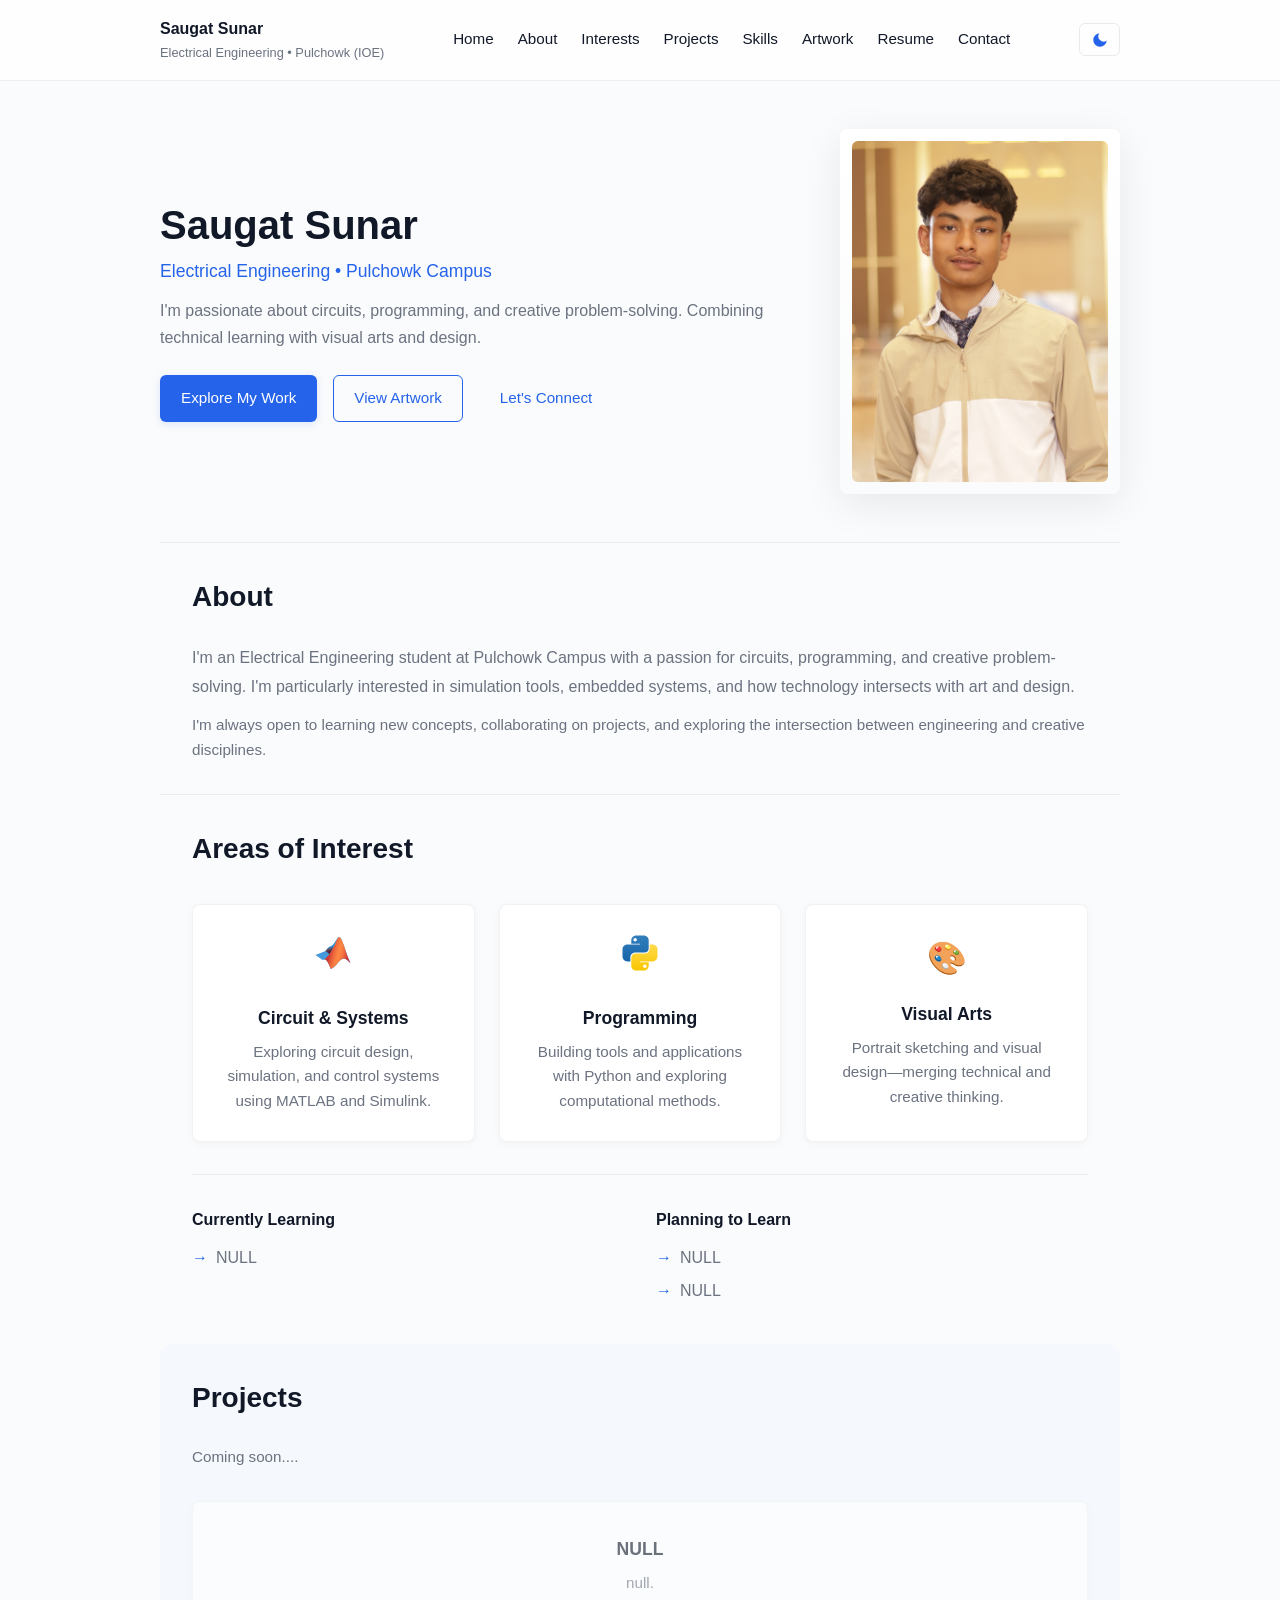
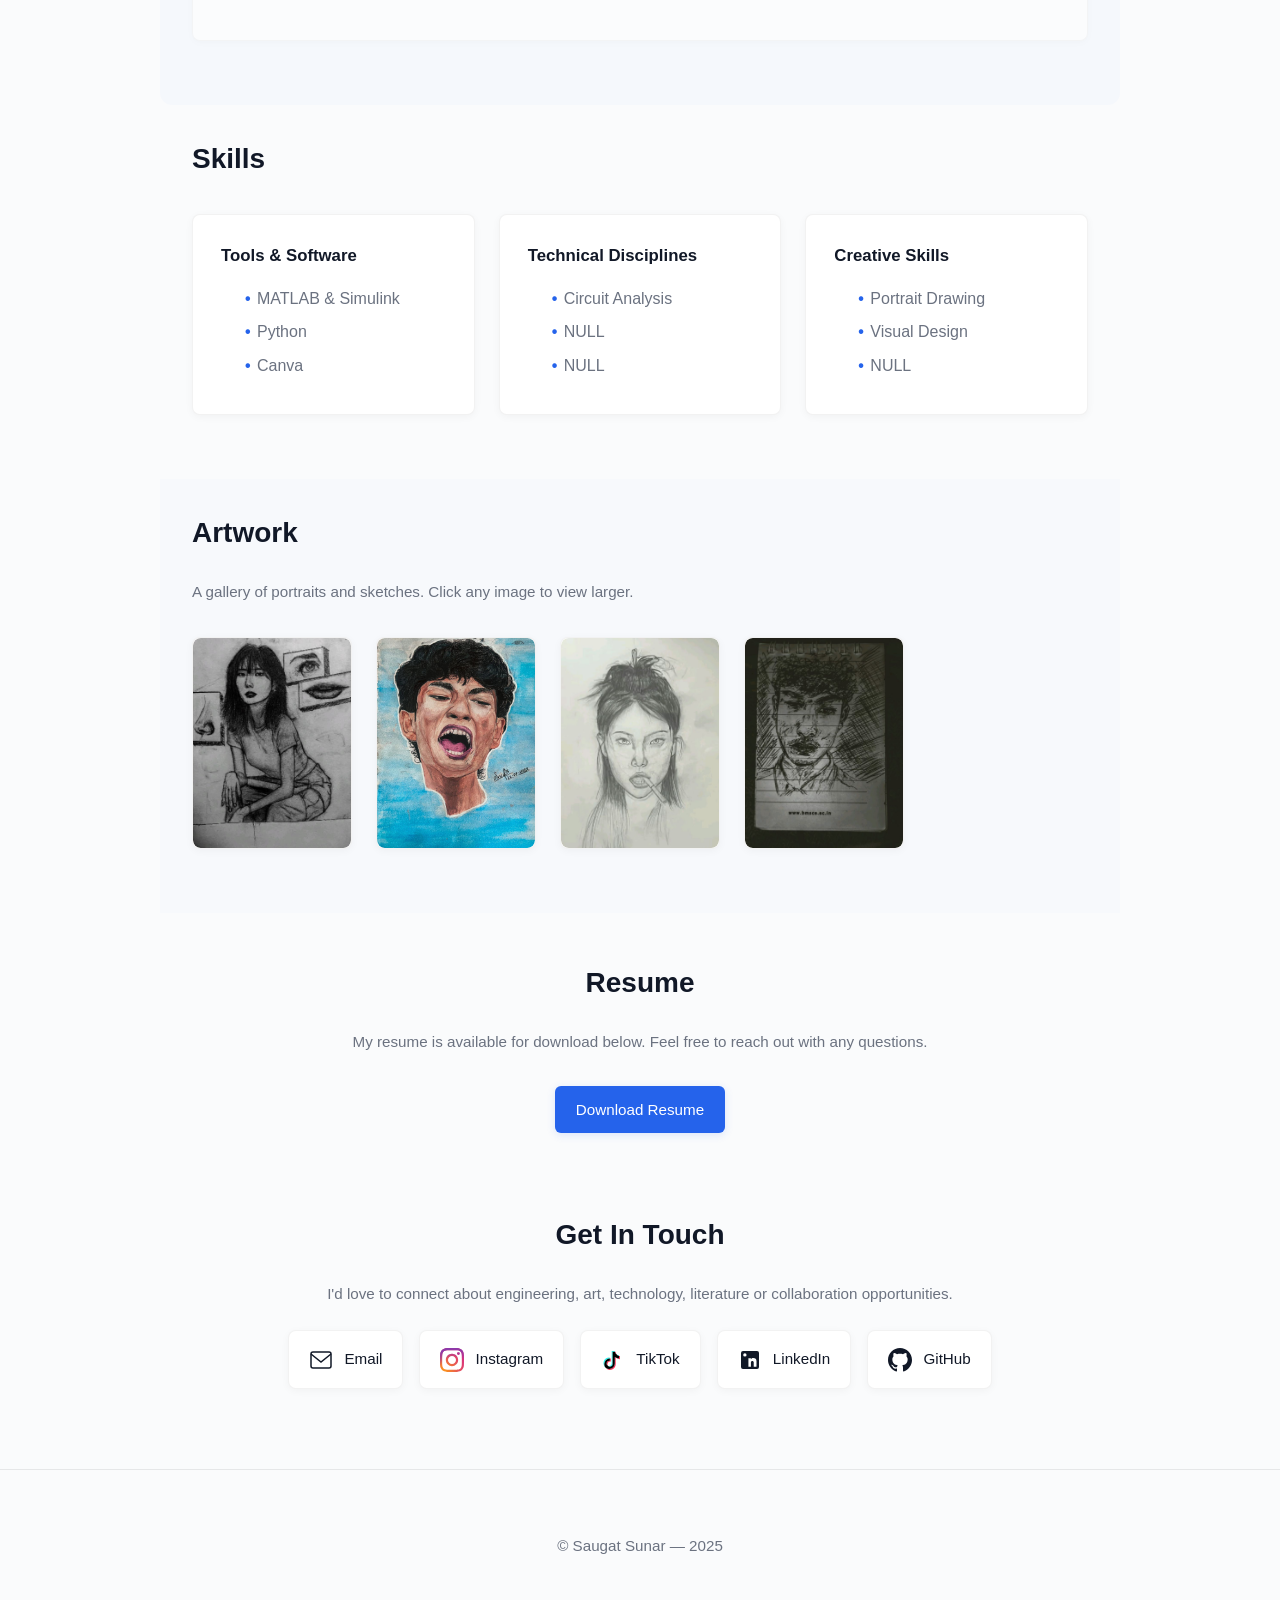
<file: index.html>
<!doctype html>
<html lang="en">
    <head>
        <meta charset="utf-8">
        <meta name="viewport" content="width=device-width, initial-scale=1">
        <title>Saugat Sunar — Electrical Engineering Student</title>
        <link rel="stylesheet" href="page.css">
        <meta name="description" content="Saugat Sunar — Electrical Engineering student at Pulchowk Campus. Curious about circuits, coding, robotics and art.">
    </head>
    <body>
        <header class="site-header">
            <div class="container header-inner">
                <div class="brand">
                    <a href="#home">Saugat Sunar</a>
                    <span class="role">Electrical Engineering • Pulchowk (IOE)</span>
                </div>
                <nav class="site-nav" aria-label="Main Navigation">
                    <a href="#home">Home</a>
                    <a href="#about">About</a>
                    <a href="#interests">Interests</a>
                    <a href="#projects">Projects</a>
                    <a href="#skills">Skills</a>
                    <a href="#artwork">Artwork</a>
                    <a href="#resume">Resume</a>
                    <a href="#contact" class="contact-link">Contact</a>
                </nav>
                <div class="header-controls">
                    <button id="themeToggle" class="theme-toggle" aria-pressed="false" aria-label="Toggle dark mode">
                        <!-- Moon (default) and Sun (active) icons -->
                        <svg class="icon icon-moon" viewBox="0 0 24 24" fill="none" xmlns="http://www.w3.org/2000/svg" aria-hidden="true">
                            <path d="M21 12.79A9 9 0 1111.21 3 7 7 0 0021 12.79z" fill="currentColor"/>
                        </svg>
                        <svg class="icon icon-sun" viewBox="0 0 24 24" fill="none" xmlns="http://www.w3.org/2000/svg" aria-hidden="true">
                            <path d="M6.76 4.84l-1.8-1.79L3.17 4.84l1.79 1.8 1.8-1.8zM1 13h3v-2H1v2zm10 8h2v-3h-2v3zM17.24 19.16l1.79 1.79 1.79-1.79-1.79-1.8-1.79 1.8zM20 11v2h3v-2h-3zM11 1h2v3h-2V1zm4.24 4.84l1.8 1.8 1.79-1.8-1.79-1.79-1.8 1.79zM12 7a5 5 0 100 10 5 5 0 000-10z" fill="currentColor"/>
                        </svg>
                    </button>
                    <button id="navToggle" class="nav-toggle" aria-label="Toggle navigation">☰</button>
                </div>
            </div>
        </header>

        <main>
            <!-- Hero -->
            <section id="home" class="hero container">
                <div class="hero-left">
                    <h1>Saugat Sunar</h1>
                    <p class="lead">Electrical Engineering • Pulchowk Campus</p>
                    <p class="intro">I'm passionate about circuits, programming, and creative problem-solving. Combining technical learning with visual arts and design.</p>
                    <div class="hero-cta">
                        <a href="#interests" class="btn btn-primary">Explore My Work</a>
                        <a href="#artwork" class="btn btn-outline">View Artwork</a>
                        <a href="#contact" class="btn btn-ghost">Let's Connect</a>
                    </div>
                </div>
                <div class="hero-right" aria-hidden="true">
                    <div class="portrait-placeholder">
                            <img src="profilepic.JPG" alt="Profile photo of Saugat Sunar" class="profile-pic enlarged" loading="lazy">
                        </div>
                </div>
            </section>

            <!-- About -->
            <section id="about" class="about container">
                <h2>About</h2>
                <p class="about-text">I'm an Electrical Engineering student at Pulchowk Campus with a passion for
                     circuits, programming, and creative problem-solving. I'm particularly interested in simulation
                      tools, embedded systems, and how technology intersects with art and design.</p>
                <p class="about-tone">I'm always open to learning new concepts, collaborating on projects,
                     and exploring the intersection between engineering and creative disciplines.</p>
            </section>

            <!-- Interests -->
            <section id="interests" class="interests container">
                <h2>Areas of Interest</h2>
                <div class="interests-grid">
                    <div class="interest-card">
                        <div class="icon"><img src="matlab.svg" alt="MATLAB Simulink" style="width:40px; height:40px;"/></div>
                        <h3>Circuit & Systems</h3>
                        <p>Exploring circuit design, simulation, and control systems using MATLAB and Simulink.</p>
                    </div>
                    <div class="interest-card">
                        <div class="icon"><img src="python.svg" alt="Python" style="width:40px; height:40px;"/></div>
                        <h3>Programming</h3>
                        <p>Building tools and applications with Python and exploring computational methods.</p>
                    </div>
                    <div class="interest-card">
                        <div class="icon">🎨</div>
                        <h3>Visual Arts</h3>
                        <p>Portrait sketching and visual design—merging technical and creative thinking.</p>
                    </div>
                </div>

                <div class="learning-plans">
                    <div>
                        <h4>Currently Learning</h4>
                        <ul>
                            <li>NULL</li>
                        </ul>
                    </div>
                    <div>
                        <h4>Planning to Learn</h4>
                        <ul>
                            <li>NULL</li>
                            <li>NULL</li>
                        </ul>
                    </div>
                </div>
            </section>

            <!-- Projects -->
            <section id="projects" class="projects container">
                <h2>Projects</h2>
                <p class="muted">Coming soon....</p>
                <div class="projects-grid">
                    <article class="project-card empty">
                       <h3>NULL</h3>
                       <p class="muted">null.</p>
                    </article>
                </div>
            </section>

             <!-- Skills -->
             <section id="skills" class="skills container">
                <h2>Skills</h2>
                <div class="skills-columns">
                    <div class="skills-block">
                        <h3>Tools & Software</h3>
                        <ul>
                            <li>MATLAB & Simulink</li>
                            <li>Python</li>
                            <li>Canva</li>
                        </ul>
                    </div>
                    <div class="skills-block">
                        <h3>Technical Disciplines</h3>
                        <ul>
                            <li>Circuit Analysis</li>
                            <li>NULL</li>
                            <li>NULL</li>
                        </ul>
                    </div>
                    <div class="skills-block">
                        <h3>Creative Skills</h3>
                        <ul>
                            <li>Portrait Drawing</li>
                            <li>Visual Design</li>
                            <li>NULL </li>
                        </ul>
                    </div>
                </div>
            </section>

            <!-- Artwork -->
            <section id="artwork" class="artwork container">
                <h2>Artwork</h2>
                <p class="muted">A gallery of portraits and sketches. Click any image to view larger.</p>
                <div class="gallery-grid">
                    <button class="gallery-item" data-src="art.1.jpeg" aria-label="Artwork 1">
                        <img src="art.1.jpeg" alt="Portrait drawing" />
                    </button>
                    <button class="gallery-item" data-src="art.2.jpeg" aria-label="Artwork 2">
                        <img src="art.2.jpeg" alt="Portrait drawing" />
                    </button>
                    <button class="gallery-item" data-src="art.3.jpeg" aria-label="Artwork 3">
                        <img src="art.3.jpeg" alt="Portrait drawing" />
                    </button>
                    <button class="gallery-item" data-src="art.4.jpg" aria-label="Artwork 4">
                        <img src="art.4.jpg" alt="Portrait drawing" />
                    </button>
                </div>
            </section>

            <!-- Resume -->
            <section id="resume" class="resume container">
                <h2>Resume</h2>
                <p class="muted">My resume is available for download below. Feel free to reach out with any questions.</p>
                <a href="resume.pdf" class="btn btn-primary" download>Download Resume</a>
            </section>

            <!-- Contact -->
            <section id="contact" class="contact container">
                <h2>Get In Touch</h2>
                <p class="muted">I'd love to connect about engineering, art, technology, literature or collaboration opportunities.</p>
                <div class="contact-links">
                    <a href="mailto:saugatsunarofficial@gmail.com" class="contact-card" aria-label="Email">
                        <svg viewBox="0 0 24 24" xmlns="http://www.w3.org/2000/svg" fill="none" stroke="currentColor" stroke-width="1.5">
                            <rect x="2" y="4" width="20" height="16" rx="2"/>
                            <path d="m2 6 10 8 10-8"/>
                        </svg>
                        <span class="label">Email</span>
                    </a>
                    <a href="https://instagram.com/sunarsaugat8" target="_blank" rel="noopener" class="contact-card" aria-label="Instagram">
                        <img src="logoig.svg" alt="Instagram" class="contact-icon" width="24" height="24" />
                        <span class="label">Instagram</span>
                    </a>
                    <a href="https://www.tiktok.com/@saugat_sunar1" target="_blank" rel="noopener" class="contact-card" aria-label="TikTok">
                        <img src="tiktok-icon-2.svg" alt="TikTok" class="contact-icon" width="24" height="24" />
                        <span class="label">TikTok</span>
                    </a>
                    <a href="https://www.linkedin.com/in/saugat-sunar-b46449395/" target="_blank" rel="noopener" class="contact-card" aria-label="LinkedIn">
                        <svg viewBox="0 0 24 24" xmlns="http://www.w3.org/2000/svg" fill="currentColor">
                            <path d="M19 3a2 2 0 0 1 2 2v14a2 2 0 0 1-2 2H5a2 2 0 0 1-2-2V5a2 2 0 0 1 2-2h14m-.5 15.5v-5.3a3.26 3.26 0 0 0-3.26-3.26c-.85 0-1.84.52-2.32 1.39v-1.2h-2.5v8.5h2.5v-4.34c0-.77.62-1.4 1.4-1.4.77 0 1.4.63 1.4 1.4v4.34h2.5M6.88 8.56a1.68 1.68 0 1 0 0-3.36 1.68 1.68 0 0 0 0 3.36z"/>
                        </svg>
                        <span class="label">LinkedIn</span>
                    </a>
                    <a href="https://github.com/SusSpider" target="_blank" rel="noopener" class="contact-card" aria-label="GitHub">
                        <svg viewBox="0 0 24 24" xmlns="http://www.w3.org/2000/svg" fill="currentColor">
                            <path d="M12 0c-6.626 0-12 5.373-12 12 0 5.302 3.438 9.8 8.207 11.387.6.111.793-.261.793-.577v-2.234c-3.338.726-4.033-1.416-4.033-1.416-.546-1.387-1.333-1.756-1.333-1.756-1.089-.745.083-.729.083-.729 1.205.084 1.839 1.237 1.839 1.237 1.07 1.834 2.807 1.304 3.492.997.107-.775.418-1.305.762-1.604-2.665-.305-5.467-1.334-5.467-5.931 0-1.311.469-2.381 1.236-3.221-.124-.303-.535-1.524.117-3.176 0 0 1.008-.322 3.301 1.23.957-.266 1.983-.399 3.003-.404 1.02.005 2.047.138 3.006.404 2.291-1.552 3.297-1.23 3.297-1.23.653 1.653.242 2.874.118 3.176.77.84 1.235 1.911 1.235 3.221 0 4.609-2.807 5.624-5.479 5.921.43.372.823 1.102.823 2.222v 3.293c0 .319.192.694.801.576 4.765-1.589 8.199-6.086 8.199-11.386 0-6.627-5.373-12-12-12z"/>
                        </svg>
                        <span class="label">GitHub</span>
                    </a>
                </div>
            </section>
        </main>

        <footer class="site-footer">
            <div class="container">
                <p>© Saugat Sunar — 2025</p>
            </div>
        </footer>

        <!-- Lightbox Modal -->
        <div id="lightbox" class="lightbox" aria-hidden="true">
            <div class="lightbox-inner">
                <button id="lightboxClose" class="lightbox-close" aria-label="Close">✕</button>
                <button id="lightboxPrev" class="lightbox-nav lightbox-prev" aria-label="Previous image">‹</button>
                <button id="lightboxNext" class="lightbox-nav lightbox-next" aria-label="Next image">›</button>
                <div class="lightbox-content">
                    <div class="lightbox-img">Artwork preview</div>
                </div>
                <div class="lightbox-counter">
                    <span id="lightboxCounter">1 / 4</span>
                </div>
            </div>
        </div>

        <script>
            // Smooth nav toggle for small screens
            const navToggle = document.getElementById('navToggle');
            const siteNav = document.querySelector('.site-nav');
            navToggle.addEventListener('click', () => {
                siteNav.classList.toggle('open');
            });

            // Theme toggle: persistent dark mode
            const themeToggle = document.getElementById('themeToggle');
            const userPref = localStorage.getItem('theme');
            const applyTheme = (theme) => {
                if (theme === 'dark') {
                        document.documentElement.classList.add('dark');
                        themeToggle.setAttribute('aria-pressed','true');
                    } else {
                        document.documentElement.classList.remove('dark');
                        themeToggle.setAttribute('aria-pressed','false');
                    }
            };
            // initialize from saved preference or system
            if (userPref) applyTheme(userPref);
            else if (window.matchMedia && window.matchMedia('(prefers-color-scheme: dark)').matches) applyTheme('dark');

            themeToggle.addEventListener('click', () => {
                const isDark = document.documentElement.classList.toggle('dark');
                applyTheme(isDark ? 'dark' : 'light');
                localStorage.setItem('theme', isDark ? 'dark' : 'light');
            });

            // Enhanced gallery lightbox with navigation
            const galleryItems = document.querySelectorAll('.gallery-item');
            const lightbox = document.getElementById('lightbox');
            const lightboxClose = document.getElementById('lightboxClose');
            const lightboxImg = document.querySelector('.lightbox-img');
            const lightboxPrev = document.getElementById('lightboxPrev');
            const lightboxNext = document.getElementById('lightboxNext');
            const lightboxCounter = document.getElementById('lightboxCounter');
            
            let currentIndex = 0;
            let touchStartX = 0;
            let touchEndX = 0;
            
            const galleryArray = Array.from(galleryItems);
            
            function updateLightbox(index) {
                if (index < 0) {
                    currentIndex = galleryArray.length - 1;
                } else if (index >= galleryArray.length) {
                    currentIndex = 0;
                } else {
                    currentIndex = index;
                }
                
                const item = galleryArray[currentIndex];
                const src = item.dataset.src;
                if (src) {
                    lightboxImg.innerHTML = `<img src="${src}" alt="Artwork preview">`;
                } else {
                    lightboxImg.textContent = item.textContent || 'Artwork preview';
                }
                lightboxCounter.textContent = `${currentIndex + 1} / ${galleryArray.length}`;
            }
            
            function openLightbox(index) {
                updateLightbox(index);
                lightbox.classList.add('visible');
                lightbox.setAttribute('aria-hidden', 'false');
            }
            
            function closeLightbox() {
                lightbox.classList.remove('visible');
                lightbox.setAttribute('aria-hidden', 'true');
                lightboxImg.innerHTML = '';
            }

            galleryItems.forEach((btn, index) => {
                btn.addEventListener('click', () => {
                    openLightbox(index);
                });
            });

            lightboxClose.addEventListener('click', closeLightbox);
            
            lightboxPrev.addEventListener('click', (e) => {
                e.stopPropagation();
                updateLightbox(currentIndex - 1);
            });
            
            lightboxNext.addEventListener('click', (e) => {
                e.stopPropagation();
                updateLightbox(currentIndex + 1);
            });

            // Close on background click
            lightbox.addEventListener('click', (e) => {
                if (e.target === lightbox) {
                    closeLightbox();
                }
            });
            
            // Keyboard navigation
            document.addEventListener('keydown', (e) => {
                if (lightbox.classList.contains('visible')) {
                    if (e.key === 'ArrowLeft') {
                        updateLightbox(currentIndex - 1);
                    } else if (e.key === 'ArrowRight') {
                        updateLightbox(currentIndex + 1);
                    } else if (e.key === 'Escape') {
                        closeLightbox();
                    }
                }
            });
            
            // Touch/swipe support
            lightbox.addEventListener('touchstart', (e) => {
                touchStartX = e.changedTouches[0].screenX;
            });
            
            lightbox.addEventListener('touchend', (e) => {
                touchEndX = e.changedTouches[0].screenX;
                handleSwipe();
            });
            
            function handleSwipe() {
                const swipeThreshold = 50;
                const diff = touchStartX - touchEndX;
                
                if (Math.abs(diff) > swipeThreshold) {
                    if (diff > 0) {
                        // Swiped left, show next image
                        updateLightbox(currentIndex + 1);
                    } else {
                        // Swiped right, show previous image
                        updateLightbox(currentIndex - 1);
                    }
                }
            }

            // Smooth scroll behavior (modern browsers also use CSS)
            document.documentElement.style.scrollBehavior = 'smooth';
        </script>
    </body>
</html>
</file>
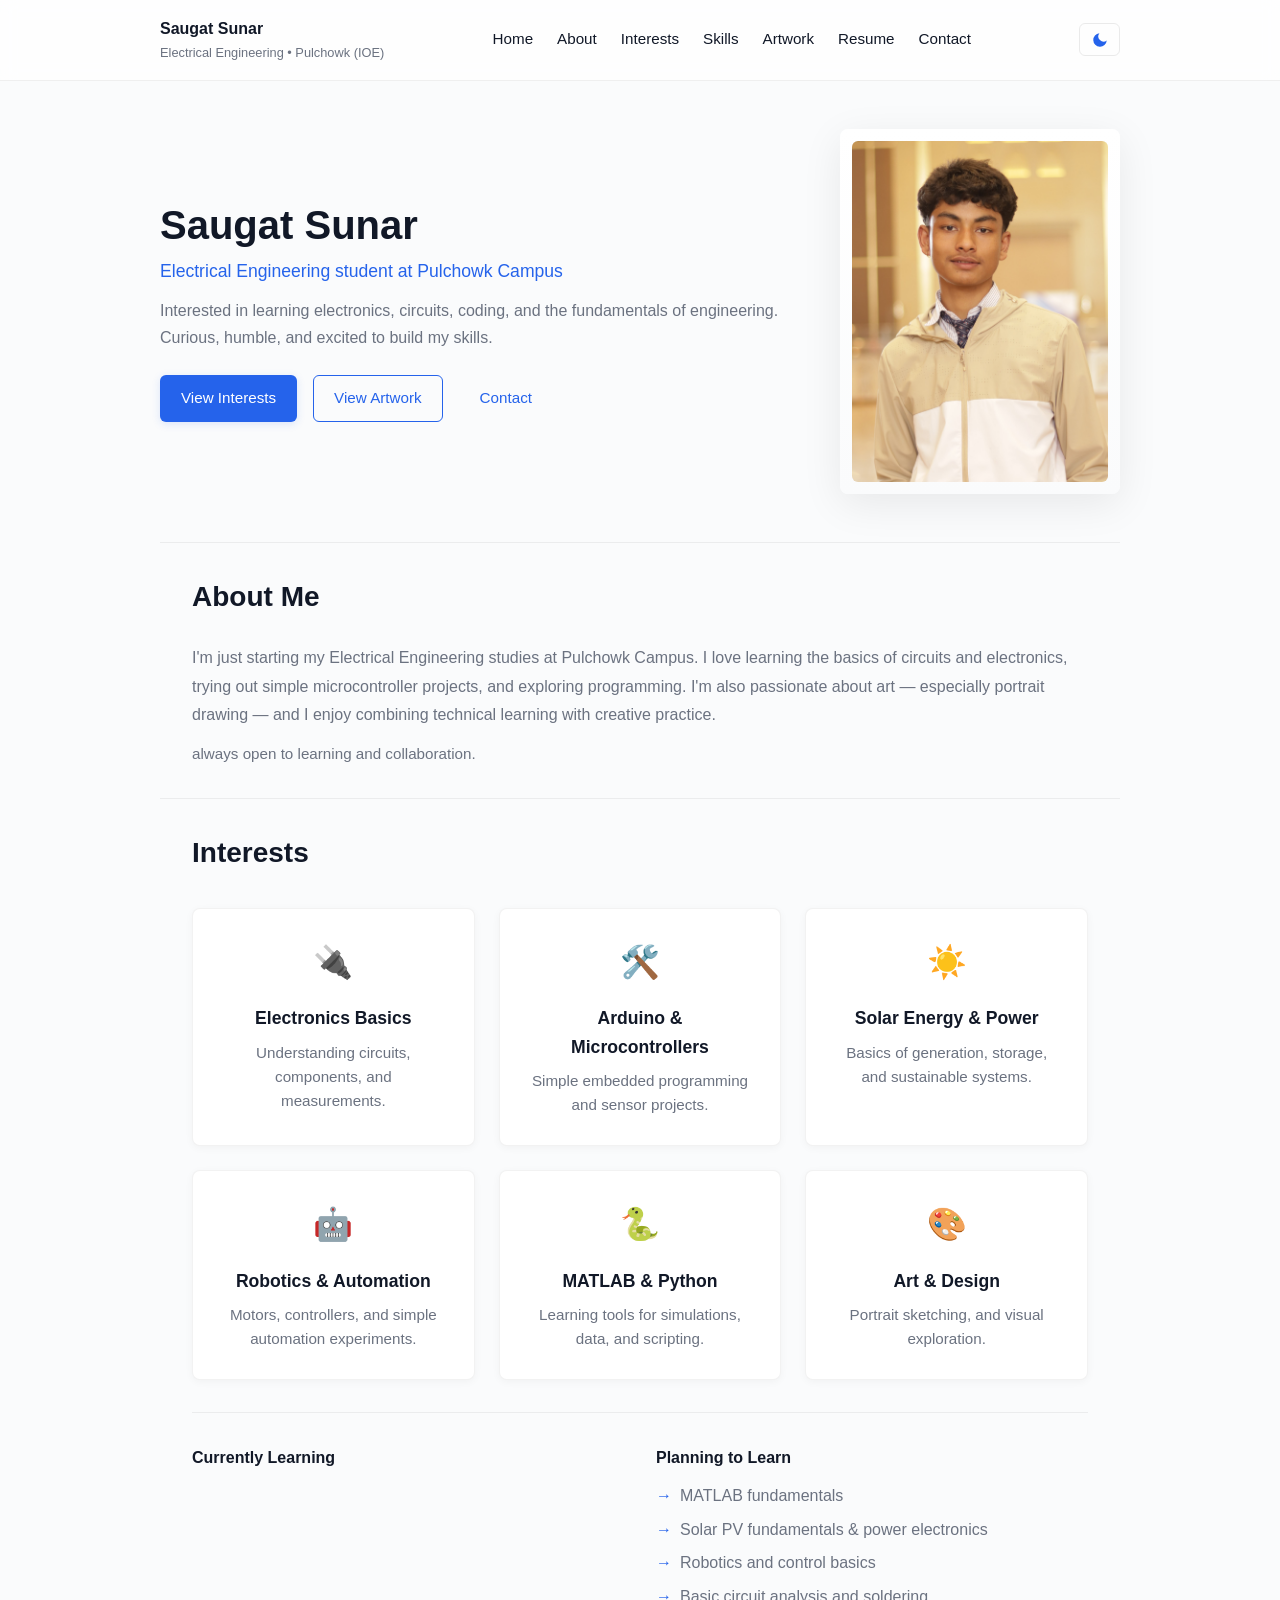
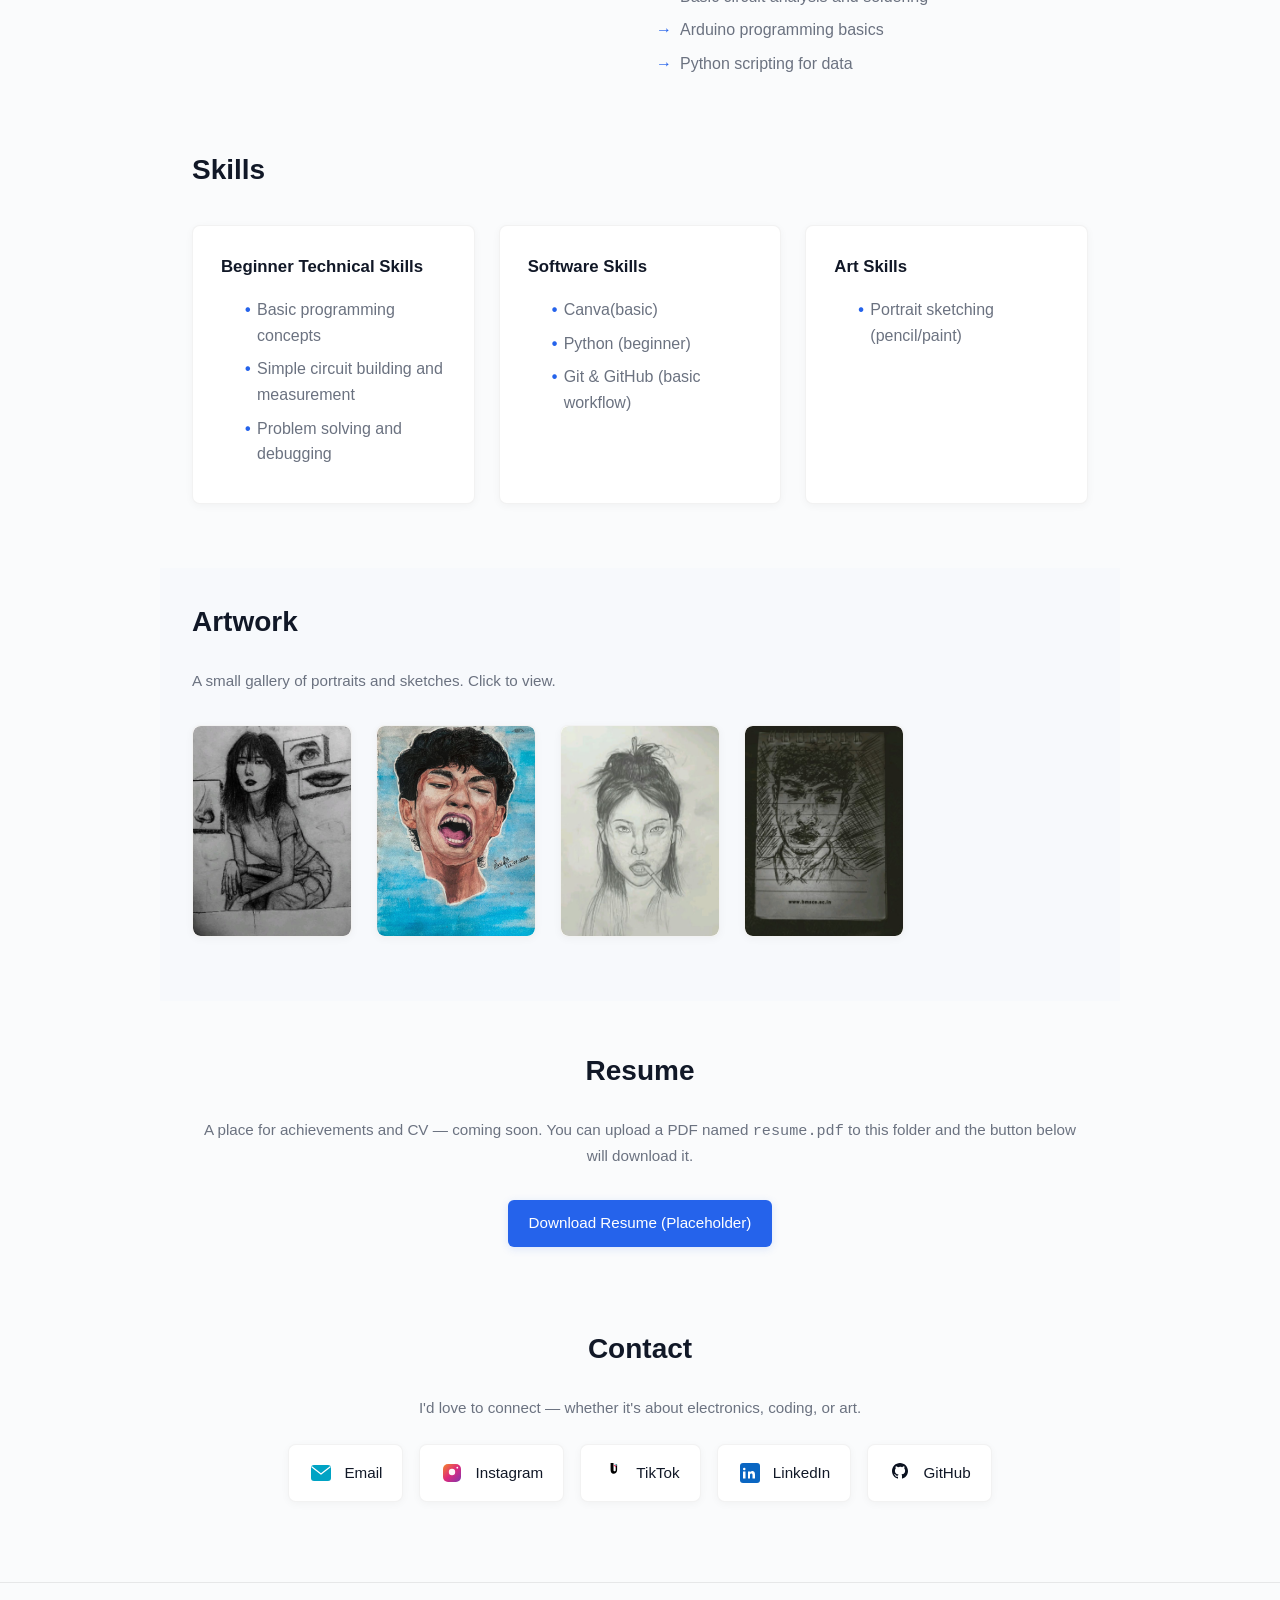
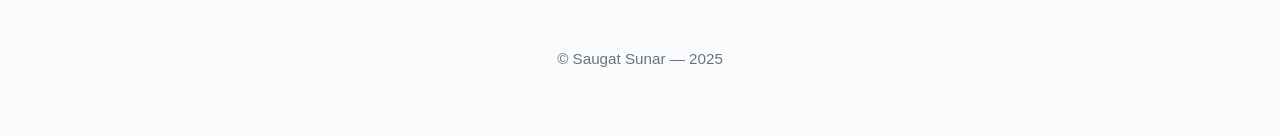
<file: portfolio.html>
<!doctype html>
<html lang="en">
    <head>
        <meta charset="utf-8">
        <meta name="viewport" content="width=device-width, initial-scale=1">
        <title>Saugat Sunar — Electrical Engineering Student</title>
        <link rel="stylesheet" href="page.css">
        <meta name="description" content="Saugat Sunar — Electrical Engineering student at Pulchowk Campus. Curious about circuits, coding, robotics and art.">
    </head>
    <body>
        <header class="site-header">
            <div class="container header-inner">
                <div class="brand">
                    <a href="#home">Saugat Sunar</a>
                    <span class="role">Electrical Engineering • Pulchowk (IOE)</span>
                </div>
                <nav class="site-nav" aria-label="Main Navigation">
                    <a href="#home">Home</a>
                    <a href="#about">About</a>
                    <a href="#interests">Interests</a>
                    <a href="#skills">Skills</a>
                    <a href="#artwork">Artwork</a>
                    <a href="#resume">Resume</a>
                    <a href="#contact" class="contact-link">Contact</a>
                </nav>
                <div class="header-controls">
                    <button id="themeToggle" class="theme-toggle" aria-pressed="false" aria-label="Toggle dark mode">
                        <!-- Moon (default) and Sun (active) icons -->
                        <svg class="icon icon-moon" viewBox="0 0 24 24" fill="none" xmlns="http://www.w3.org/2000/svg" aria-hidden="true">
                            <path d="M21 12.79A9 9 0 1111.21 3 7 7 0 0021 12.79z" fill="currentColor"/>
                        </svg>
                        <svg class="icon icon-sun" viewBox="0 0 24 24" fill="none" xmlns="http://www.w3.org/2000/svg" aria-hidden="true">
                            <path d="M6.76 4.84l-1.8-1.79L3.17 4.84l1.79 1.8 1.8-1.8zM1 13h3v-2H1v2zm10 8h2v-3h-2v3zM17.24 19.16l1.79 1.79 1.79-1.79-1.79-1.8-1.79 1.8zM20 11v2h3v-2h-3zM11 1h2v3h-2V1zm4.24 4.84l1.8 1.8 1.79-1.8-1.79-1.79-1.8 1.79zM12 7a5 5 0 100 10 5 5 0 000-10z" fill="currentColor"/>
                        </svg>
                    </button>
                    <button id="navToggle" class="nav-toggle" aria-label="Toggle navigation">☰</button>
                </div>
            </div>
        </header>

        <main>
            <!-- Hero -->
            <section id="home" class="hero container">
                <div class="hero-left">
                    <h1>Saugat Sunar</h1>
                    <p class="lead">Electrical Engineering student at Pulchowk Campus</p>
                    <p class="intro">Interested in learning electronics, circuits, coding, and the fundamentals of engineering. Curious, humble, and excited to build my skills.</p>
                    <div class="hero-cta">
                        <a href="#interests" class="btn btn-primary">View Interests</a>
                        <a href="#artwork" class="btn btn-outline">View Artwork</a>
                        <a href="#contact" class="btn btn-ghost">Contact</a>
                    </div>
                </div>
                <div class="hero-right" aria-hidden="true">
                    <div class="portrait-placeholder">
                            <img src="profilepic.JPG" alt="Profile photo of Saugat Sunar" class="profile-pic enlarged" loading="lazy">
                        </div>
                </div>
            </section>

            <!-- About -->
            <section id="about" class="about container">
                <h2>About Me</h2>
                <p class="about-text">I'm just starting my Electrical Engineering studies at Pulchowk Campus. I love learning the basics of circuits and electronics, trying out simple microcontroller projects, and exploring programming. I'm also passionate about art — especially portrait drawing — and I enjoy combining technical learning with creative practice.</p>
                <p class="about-tone"> always open to learning and collaboration.</p>
            </section>

            <!-- Interests -->
            <section id="interests" class="interests container">
                <h2>Interests</h2>
                <div class="interests-grid">
                    <div class="interest-card">
                        <div class="icon">🔌</div>
                        <h3>Electronics Basics</h3>
                        <p>Understanding circuits, components, and measurements.</p>
                    </div>
                    <div class="interest-card">
                        <div class="icon">🛠️</div>
                        <h3>Arduino & Microcontrollers</h3>
                        <p>Simple embedded programming and sensor projects.</p>
                    </div>
                    <div class="interest-card">
                        <div class="icon">☀️</div>
                        <h3>Solar Energy & Power</h3>
                        <p>Basics of generation, storage, and sustainable systems.</p>
                    </div>
                    <div class="interest-card">
                        <div class="icon">🤖</div>
                        <h3>Robotics & Automation</h3>
                        <p>Motors, controllers, and simple automation experiments.</p>
                    </div>
                    <div class="interest-card">
                        <div class="icon">🐍</div>
                        <h3>MATLAB & Python</h3>
                        <p>Learning tools for simulations, data, and scripting.</p>
                    </div>
                    <div class="interest-card">
                        <div class="icon">🎨</div>
                        <h3>Art & Design</h3>
                        <p>Portrait sketching, and visual exploration.</p>
                    </div>
                </div>

                <div class="learning-plans">
                    <div>
                        <h4>Currently Learning</h4>
                        <ul>
                            
                        </ul>
                    </div>
                    <div>
                        <h4>Planning to Learn</h4>
                        <ul>
                            <li>MATLAB fundamentals</li>
                            <li>Solar PV fundamentals & power electronics</li>
                            <li>Robotics and control basics</li>
                            <li>Basic circuit analysis and soldering</li>
                            <li>Arduino programming basics</li>
                            <li>Python scripting for data</li>
                        </ul>
                    </div>
                </div>
            </section>

            <!-- Skills -->
            <section id="skills" class="skills container">
                <h2>Skills</h2>
                <div class="skills-columns">
                    <div class="skills-block">
                        <h3>Beginner Technical Skills</h3>
                        <ul>
                            <li>Basic programming concepts</li>
                            <li>Simple circuit building and measurement</li>
                            <li>Problem solving and debugging</li>
                        </ul>
                    </div>
                    <div class="skills-block">
                        <h3>Software Skills</h3>
                        <ul>
                            <li>Canva(basic)</li>
                            <li>Python (beginner)</li>
                            <li>Git & GitHub (basic workflow)</li>
                        </ul>
                    </div>
                    <div class="skills-block">
                        <h3>Art Skills</h3>
                        <ul>
                            <li>Portrait sketching (pencil/paint)</li>
                            
                        </ul>
                    </div>
                </div>
            </section>

            <!-- Artwork -->
            <section id="artwork" class="artwork container">
                <h2>Artwork</h2>
                <p class="muted">A small gallery of portraits and sketches. Click to view.</p>
                <div class="gallery-grid">
                    <button class="gallery-item" data-src="art.1.jpeg" aria-label="Artwork 1">
                        <img src="art.1.jpeg" alt="Artwork 1" />
                    </button>
                    <button class="gallery-item" data-src="art.2.jpeg" aria-label="Artwork 2">
                        <img src="art.2.jpeg" alt="Artwork 2" />
                    </button>
                    <button class="gallery-item" data-src="art.3.jpeg" aria-label="Artwork 3">
                        <img src="art.3.jpeg" alt="Artwork 3" />
                    </button>
                    <button class="gallery-item" data-src="art.4.jpg" aria-label="Artwork 4">
                        <img src="art.4.jpg" alt="Artwork 4" />
                    </button>
                </div>
            </section>

            <!-- Resume -->
            <section id="resume" class="resume container">
                <h2>Resume</h2>
                <p class="muted">A place for achievements and CV — coming soon. You can upload a PDF named <code>resume.pdf</code> to this folder and the button below will download it.</p>
                <a href="resume.pdf" class="btn btn-primary" download>Download Resume (Placeholder)</a>
            </section>

            <!-- Contact -->
            <section id="contact" class="contact container">
                <h2>Contact</h2>
                <p class="muted">I'd love to connect — whether it's about electronics, coding, or art.</p>
                <div class="contact-links">
                    <a href="mailto:saugatsunarofficial@gmail.com" class="contact-card" aria-label="Email Saugat">
                        <!-- Colored envelope icon (teal) -->
                        <svg viewBox="0 0 24 24" xmlns="http://www.w3.org/2000/svg" aria-hidden="true">
                            <rect x="2" y="4" width="20" height="16" rx="3" fill="#00A3C4" />
                            <path d="M3 6l9 7 9-7" fill="none" stroke="#fff" stroke-width="1.25" stroke-linecap="round" stroke-linejoin="round" />
                        </svg>
                        <span class="label">Email</span>
                    </a>
                    <a href="https://instagram.com/sunarsaugat8" target="_blank" rel="noopener" class="contact-card" aria-label="Instagram @sunarsaugat8">
                        <!-- Instagram-style gradient square -->
                        <svg viewBox="0 0 24 24" xmlns="http://www.w3.org/2000/svg" aria-hidden="true">
                            <defs>
                                <linearGradient id="igGrad" x1="0" x2="1" y1="0" y2="1">
                                    <stop offset="0%" stop-color="#f58529"/>
                                    <stop offset="50%" stop-color="#dd2a7b"/>
                                    <stop offset="100%" stop-color="#8134af"/>
                                </linearGradient>
                            </defs>
                            <rect x="3" y="3" width="18" height="18" rx="5" fill="url(#igGrad)" />
                            <circle cx="12" cy="11" r="3.2" fill="#fff" opacity="0.95" />
                            <circle cx="17.3" cy="6.7" r="0.9" fill="#fff" />
                        </svg>
                        <span class="label">Instagram</span>
                    </a>
                    <a href="https://www.tiktok.com/@saugat_sunar1" target="_blank" rel="noopener" class="contact-card" aria-label="TikTok @saugat_sunar1">
                        <!-- TikTok colored mark: cyan + magenta + black -->
                        <svg viewBox="0 0 24 24" xmlns="http://www.w3.org/2000/svg" aria-hidden="true">
                            <!-- approximate simplified TikTok note shape with layered colors -->
                            <path d="M12.5 2v7.2c0 .6.5 1.1 1.1 1.1.6 0 1.1-.5 1.1-1.1V3.4h1.4v5.8c0 1.9-1.6 3.5-3.5 3.5S9.6 11.1 9.6 9.2V2h2.9z" fill="#010101"/>
                            <path d="M14.6 3.1c.7.4 1.3 1 1.6 1.8v.1c-.6-.1-1.1-.4-1.6-.8-.5-.4-.9-.9-1.3-1.4.4.1.9.1 1.3.3z" fill="#69C9D0" opacity="0.95"/>
                            <path d="M13.6 3.4c.6.5 1.1 1.1 1.4 1.9.1.3.2.6.2.9-.4-.2-.9-.4-1.3-.8-.5-.4-.9-.9-1.3-1.4.3.1.7.1 1 0z" fill="#EE1D52" opacity="0.95"/>
                        </svg>
                        <span class="label">TikTok</span>
                    </a>
                    <a href="https://www.linkedin.com/in/saugat-sunar-b46449395/" target="_blank" rel="noopener" class="contact-card" aria-label="LinkedIn Saugat Sunar">
                        <!-- LinkedIn colored square with 'in' -->
                        <svg viewBox="0 0 24 24" xmlns="http://www.w3.org/2000/svg" aria-hidden="true">
                            <rect x="2" y="2" width="20" height="20" rx="3" fill="#0A66C2" />
                            <path d="M7.5 10.5H5v7h2.5v-7zM6.25 9.25a1.25 1.25 0 110-2.5 1.25 1.25 0 010 2.5zM12.5 10.5h-2.5v7H12v-3.6c0-1.9 2.5-2.05 2.5 0V17.5H17v-4.1c0-4.2-4.1-4.05-4.5-1.9V10.5z" fill="#fff" />
                        </svg>
                        <span class="label">LinkedIn</span>
                    </a>
                    <a href="https://github.com/SusSpider" target="_blank" rel="noopener" class="contact-card" aria-label="GitHub SusSpider">
                        <!-- GitHub mark (dark) -->
                        <svg viewBox="0 0 24 24" xmlns="http://www.w3.org/2000/svg" aria-hidden="true">
                            <path d="M12 2C7.58 2 4 5.58 4 10c0 3.54 2.29 6.54 5.47 7.6.4.07.55-.17.55-.38 0-.19-.01-.82-.01-1.49-2.01.37-2.53-.49-2.69-.94-.09-.23-.48-.94-.82-1.13-.28-.15-.68-.52-.01-.53.63-.01 1.08.58 1.23.82.72 1.21 1.87.87 2.33.66.07-.52.28-.87.51-1.07-1.78-.2-3.64-.89-3.64-3.95 0-.87.31-1.59.82-2.15-.08-.2-.36-1.02.08-2.12 0 0 .67-.21 2.2.82a7.5 7.5 0 012-.27c.68 0 1.36.09 2 .27 1.52-1.03 2.2-.82 2.2-.82.44 1.1.16 1.92.08 2.12.51.56.82 1.28.82 2.15 0 3.07-1.87 3.75-3.65 3.95.29.25.54.73.54 1.48 0 1.07-.01 1.93-.01 2.19 0 .21.15.46.55.38C17.71 16.54 20 13.54 20 10c0-4.42-3.58-8-8-8z" fill="#0b1220"/>
                        </svg>
                        <span class="label">GitHub</span>
                    </a>
                </div>
            </section>
        </main>

        <footer class="site-footer">
            <div class="container">
                <p>© Saugat Sunar — 2025</p>
            </div>
        </footer>

        <!-- Lightbox Modal -->
        <div id="lightbox" class="lightbox" aria-hidden="true">
            <div class="lightbox-inner">
                <button id="lightboxClose" class="lightbox-close" aria-label="Close">✕</button>
                <div class="lightbox-content">
                    <div class="lightbox-img">Artwork preview</div>
                </div>
            </div>
        </div>

        <script>
            // Smooth nav toggle for small screens
            const navToggle = document.getElementById('navToggle');
            const siteNav = document.querySelector('.site-nav');
            navToggle.addEventListener('click', () => {
                siteNav.classList.toggle('open');
            });

            // Theme toggle: persistent dark mode
            const themeToggle = document.getElementById('themeToggle');
            const userPref = localStorage.getItem('theme');
            const applyTheme = (theme) => {
                if (theme === 'dark') {
                        document.documentElement.classList.add('dark');
                        themeToggle.setAttribute('aria-pressed','true');
                    } else {
                        document.documentElement.classList.remove('dark');
                        themeToggle.setAttribute('aria-pressed','false');
                    }
            };
            // initialize from saved preference or system
            if (userPref) applyTheme(userPref);
            else if (window.matchMedia && window.matchMedia('(prefers-color-scheme: dark)').matches) applyTheme('dark');

            themeToggle.addEventListener('click', () => {
                const isDark = document.documentElement.classList.toggle('dark');
                applyTheme(isDark ? 'dark' : 'light');
                localStorage.setItem('theme', isDark ? 'dark' : 'light');
            });

            // Simple gallery lightbox (placeholders)
            const galleryItems = document.querySelectorAll('.gallery-item');
            const lightbox = document.getElementById('lightbox');
            const lightboxClose = document.getElementById('lightboxClose');
            const lightboxImg = document.querySelector('.lightbox-img');

            galleryItems.forEach((btn) => {
                btn.addEventListener('click', () => {
                    const src = btn.dataset.src;
                    if (src) {
                        lightboxImg.innerHTML = `<img src="${src}" alt="Artwork preview">`;
                    } else {
                        lightboxImg.textContent = btn.textContent || 'Artwork preview';
                    }
                    lightbox.classList.add('visible');
                    lightbox.setAttribute('aria-hidden', 'false');
                });
            });

            lightboxClose.addEventListener('click', () => {
                lightbox.classList.remove('visible');
                lightbox.setAttribute('aria-hidden', 'true');
                lightboxImg.innerHTML = '';
            });

            // Close on background click
            lightbox.addEventListener('click', (e) => {
                if (e.target === lightbox) {
                    lightbox.classList.remove('visible');
                    lightbox.setAttribute('aria-hidden', 'true');
                    lightboxImg.innerHTML = '';
                }
            });

            // Smooth scroll behavior (modern browsers also use CSS)
            document.documentElement.style.scrollBehavior = 'smooth';
        </script>
    </body>
</html>
</file>
<file: page.css>
/* Reset & base */
* { box-sizing: border-box; margin: 0; padding: 0; }
:root {
  --bg: #fafbfc;
  --muted: #6b7280;
  --text: #111827;
  --accent: #2563eb;
  --accent-2: #1e40af;
  --card: #ffffff;
  --glass: rgba(255,255,255,0.5);
  --shadow: rgba(0,0,0,0.04);
  --shadow-lg: rgba(0,0,0,0.08);
  --radius: 8px;
  --max-width: 960px;
}
/* Dark theme overrides */
.dark{
  --bg: #0f172a;
  --muted: #9ca3af;
  --text: #f3f4f6;
  --accent: #3b82f6;
  --accent-2: #60a5fa;
  --card: #1e293b;
  --glass: rgba(15,23,42,0.6);
  --shadow: rgba(0,0,0,0.1);
  --shadow-lg: rgba(0,0,0,0.2);
}

/* Dark mode tweaks */
.dark section h2 {
  color: #e5e7eb;
}
.dark .lead {
  color: #93c5fd;
}
.dark .intro,
.dark .about-text,
.dark .interest-card p,
.dark .skills-block ul,
.dark .project-card p {
  color: #d1d5db;
}
.dark .site-nav a {
  color: #e5e7eb;
}
.dark .site-nav a:hover {
  background: rgba(255,255,255,0.05);
}
.dark .btn-outline {
  border-color: rgba(59, 130, 246, 0.3);
  color: #93c5fd;
}
.dark .btn-primary {
  box-shadow: 0 4px 12px rgba(59,130,246,0.15);
}
.dark .skills-block,
.dark .interest-card,
.dark .gallery-item,
.dark .contact-card,
.dark .project-card {
  background: rgba(255,255,255,0.02);
  border: 1px solid rgba(255,255,255,0.05);
}
.dark .site-footer {
  border-top-color: rgba(255,255,255,0.08);
  color: #9ca3af;
}
.dark .contact-card {
  color: #f3f4f6;
}
.dark .contact-card .label {
  color: #e5e7eb;
}
.dark .muted {
  color: #9ca3af;
}
.dark .site-header {
  background: rgba(15,23,42,0.8);
  backdrop-filter: blur(8px);
}
.dark .brand a {
  color: #f3f4f6;
}
.dark .brand .role {
  color: #d1d5db;
}
.dark .theme-toggle {
  border-color: rgba(255,255,255,0.1);
  color: #f3f4f6;
}
html,body{height:100%;}
body{
  font-family: -apple-system, BlinkMacSystemFont, 'Segoe UI', Roboto, 'Helvetica Neue', Arial, sans-serif;
  background: var(--bg);
  color: var(--text);
  -webkit-font-smoothing: antialiased;
  -moz-osx-font-smoothing: grayscale;
  transition: background-color 0.35s ease, color 0.35s ease;
  line-height: 1.6;
}
.container{max-width: var(--max-width); margin: 0 auto; padding: 2rem}

/* Header */
.site-header {
  background: rgba(255,255,255,0.7);
  backdrop-filter: blur(8px);
  position: sticky;
  top: 0;
  z-index: 50;
  border-bottom: 1px solid rgba(0,0,0,0.06);
  height: auto;
  min-height: 64px;
  transition: all 0.2s ease;
}
.header-inner {
  display: flex;
  align-items: center;
  justify-content: space-between;
  gap: 1rem;
  height: 100%;
  padding: 1rem 0;
}
.header-controls {
  display: flex;
  align-items: center;
  gap: 0.75rem;
}
.theme-toggle {
  background: transparent;
  border: 1px solid rgba(0,0,0,0.08);
  padding: 0.4rem 0.65rem;
  border-radius: 6px;
  cursor: pointer;
  font-size: 1rem;
  display: inline-flex;
  align-items: center;
  gap: 0.4rem;
  transition: all 0.18s ease;
}
.theme-toggle:hover {
  background: rgba(0,0,0,0.03);
  border-color: rgba(0,0,0,0.12);
}
.theme-toggle .icon {
  width: 18px;
  height: 18px;
  display: inline-block;
  color: var(--accent);
}
.theme-toggle .icon-sun {display: none}
.theme-toggle[aria-pressed="true"] {
  background: var(--accent);
  color: white;
  border-color: var(--accent-2);
}
.theme-toggle[aria-pressed="true"] .icon-moon {display: none}
.theme-toggle[aria-pressed="true"] .icon-sun {display: inline-block}
.brand a {
  font-weight: 600;
  color: var(--text);
  text-decoration: none;
  font-size: 1rem;
}
.brand .role {
  display: block;
  font-size: 0.8rem;
  color: var(--muted);
  margin-top: 0.1rem;
}
.site-nav {
  display: flex;
  gap: 1.5rem;
  align-items: center;
}
.site-nav a {
  color: var(--text);
  text-decoration: none;
  font-size: 0.95rem;
  padding: 0.4rem 0;
  border-bottom: 2px solid transparent;
  transition: all 0.18s ease;
}
.site-nav a:hover {
  color: var(--accent);
  border-bottom-color: var(--accent);
}
.nav-toggle {display: none; background: none; border: 0; font-size: 1.2rem; cursor: pointer}

/* Hero */
.hero {
  display: grid;
  grid-template-columns: 1fr 280px;
  align-items: center;
  gap: 3rem;
  padding: 3rem 0;
}
.hero-left h1 {
  font-size: 2.5rem;
  font-weight: 700;
  margin-bottom: 0.5rem;
  line-height: 1.2;
  color: var(--text);
}
.lead {
  color: var(--accent);
  font-weight: 500;
  font-size: 1.1rem;
  margin-bottom: 0.75rem;
}
.intro {
  color: var(--muted);
  margin-bottom: 1.5rem;
  line-height: 1.7;
  font-size: 1rem;
}
.hero-cta {
  display: flex;
  gap: 1rem;
  flex-wrap: wrap;
}
.btn {
  display: inline-block;
  padding: 0.65rem 1.25rem;
  border-radius: 6px;
  text-decoration: none;
  font-weight: 500;
  font-size: 0.95rem;
  transition: all 0.25s ease;
  cursor: pointer;
  border: 1px solid transparent;
}
.btn-primary {
  background: var(--accent);
  color: white;
  box-shadow: 0 2px 8px rgba(37,99,235,0.15);
}
.btn-primary:hover {
  background: var(--accent-2);
  box-shadow: 0 4px 12px rgba(37,99,235,0.25);
  transform: translateY(-1px);
}
.btn-outline {
  border: 1.5px solid var(--accent);
  color: var(--accent);
  background: transparent;
}
.btn-outline:hover {
  background: rgba(37,99,235,0.05);
}
.btn-ghost {
  background: transparent;
  border: 1px solid transparent;
  color: var(--accent);
}
.btn-ghost:hover {
  background: rgba(37,99,235,0.08);
}
.portrait-placeholder {
  display: flex;
  align-items: center;
  justify-content: center;
  border-radius: 8px;
  box-shadow: 0 10px 40px var(--shadow-lg);
  background: linear-gradient(180deg, #fff, #fafbfc);
  padding: 0.75rem;
}
.portrait-placeholder .profile-pic {
  width: 100%;
  max-width: 280px;
  aspect-ratio: 3/4;
  object-fit: cover;
  border-radius: 6px;
  display: block;
  transition: transform 0.25s ease;
}
.portrait-placeholder .profile-pic:hover {
  transform: scale(1.02);
}

/* Sections */
section {
  padding: 3rem 0;
}
section h2 {
  font-size: 1.75rem;
  font-weight: 700;
  margin-bottom: 1.5rem;
  color: var(--text);
}
.muted {
  color: var(--muted);
  font-size: 0.95rem;
}

/* About */
.about {
  border-top: 1px solid rgba(0,0,0,0.06);
  border-bottom: 1px solid rgba(0,0,0,0.06);
}
.about-text {
  color: var(--muted);
  line-height: 1.8;
  margin-bottom: 0.75rem;
  font-size: 1rem;
}
.about-tone {
  color: var(--muted);
  font-size: 0.95rem;
}

/* Interests grid */
.interests-grid {
  display: grid;
  grid-template-columns: repeat(auto-fit, minmax(240px, 1fr));
  gap: 1.5rem;
  margin: 2rem 0;
}
.interest-card {
  background: var(--card);
  padding: 1.75rem;
  border-radius: var(--radius);
  border: 1px solid rgba(0,0,0,0.05);
  box-shadow: 0 2px 8px var(--shadow);
  transition: all 0.25s ease;
  text-align: center;
}
.interest-card:hover {
  box-shadow: 0 8px 24px var(--shadow-lg);
  transform: translateY(-2px);
  border-color: rgba(37,99,235,0.1);
}
.interest-card .icon {
  font-size: 2rem;
  margin-bottom: 1rem;
}
.interest-card h3 {
  margin-bottom: 0.5rem;
  font-size: 1.1rem;
  font-weight: 600;
}
.interest-card p {
  color: var(--muted);
  font-size: 0.95rem;
}

.learning-plans {
  display: grid;
  grid-template-columns: repeat(auto-fit, minmax(220px, 1fr));
  gap: 2rem;
  margin-top: 2rem;
  padding-top: 2rem;
  border-top: 1px solid rgba(0,0,0,0.06);
}
.learning-plans h4 {
  margin-bottom: 0.75rem;
  font-weight: 600;
  color: var(--text);
}
.learning-plans ul {
  color: var(--muted);
  list-style: none;
  padding-left: 0;
}
.learning-plans li {
  margin-bottom: 0.5rem;
  padding-left: 1.5rem;
  position: relative;
}
.learning-plans li:before {
  content: "→";
  position: absolute;
  left: 0;
  color: var(--accent);
}

/* Projects */
.projects {
  background: rgba(37,99,235,0.02);
  border-radius: 12px;
}
.projects-grid {
  display: grid;
  grid-template-columns: repeat(auto-fit, minmax(280px, 1fr));
  gap: 1.5rem;
  margin: 2rem 0;
}
.project-card {
  background: var(--card);
  padding: 1.75rem;
  border-radius: var(--radius);
  border: 1px solid rgba(0,0,0,0.05);
  box-shadow: 0 2px 8px var(--shadow);
  min-height: 140px;
  display: flex;
  flex-direction: column;
  justify-content: space-between;
  transition: all 0.25s ease;
}
.project-card:hover {
  box-shadow: 0 8px 24px var(--shadow-lg);
  transform: translateY(-2px);
  border-color: rgba(37,99,235,0.1);
}
.project-card h3 {
  margin-bottom: 0.5rem;
  font-weight: 600;
  font-size: 1.1rem;
}
.project-card p {
  color: var(--muted);
  font-size: 0.95rem;
  margin-bottom: 0.75rem;
}
.project-card a {
  color: var(--accent);
  text-decoration: none;
  font-weight: 500;
  font-size: 0.95rem;
  display: inline-flex;
  align-items: center;
  gap: 0.4rem;
  transition: all 0.2s ease;
}
.project-card a:hover {
  gap: 0.6rem;
}
.project-card.empty {
  opacity: 0.6;
  text-align: center;
  justify-content: center;
}

/* Skills */
.skills-columns {
  display: grid;
  grid-template-columns: repeat(auto-fit, minmax(240px, 1fr));
  gap: 1.5rem;
  margin: 2rem 0;
}
.skills-block {
  background: var(--card);
  padding: 1.75rem;
  border-radius: var(--radius);
  border: 1px solid rgba(0,0,0,0.05);
  box-shadow: 0 2px 8px var(--shadow);
  transition: all 0.25s ease;
}
.skills-block:hover {
  box-shadow: 0 8px 24px var(--shadow-lg);
  border-color: rgba(37,99,235,0.1);
}
.skills-block h3 {
  margin-bottom: 1rem;
  font-size: 1.05rem;
  font-weight: 600;
}
.skills-block ul {
  color: var(--muted);
  padding-left: 1.5rem;
  list-style: none;
}
.skills-block li {
  margin-bottom: 0.5rem;
  position: relative;
  padding-left: 0.75rem;
}
.skills-block li:before {
  content: "•";
  position: absolute;
  left: 0;
  color: var(--accent);
  font-weight: bold;
}

/* Artwork gallery */
.artwork {
  background: rgba(37,99,235,0.01);
}
.gallery-grid {
  display: grid;
  grid-template-columns: repeat(auto-fill, minmax(160px, 1fr));
  gap: 1.5rem;
  margin: 2rem 0;
}
.gallery-item {
  background: var(--card);
  border-radius: var(--radius);
  padding: 0;
  display: block;
  border: 1px solid rgba(0,0,0,0.05);
  cursor: pointer;
  box-shadow: 0 2px 8px var(--shadow);
  overflow: hidden;
  transition: all 0.25s ease;
}
.gallery-item:hover {
  box-shadow: 0 12px 32px var(--shadow-lg);
  transform: scale(1.03);
  border-color: rgba(37,99,235,0.15);
}
.gallery-item img {
  width: 100%;
  height: 100%;
  object-fit: cover;
  border-radius: var(--radius);
  display: block;
  aspect-ratio: 3/4;
  transition: transform 0.25s ease;
}
.gallery-item:hover img {
  transform: scale(1.05);
}

/* Resume */
.resume {
  text-align: center;
  padding: 3rem 2rem;
}
.resume .muted {
  margin-bottom: 1.5rem;
}
.resume .btn {
  display: inline-block;
  margin-top: 0.5rem;
}

/* Contact */
.contact {
  text-align: center;
}
.contact-links {
  display: flex;
  gap: 1rem;
  flex-wrap: wrap;
  justify-content: center;
  margin-top: 1.5rem;
}
.contact-card {
  background: var(--card);
  padding: 1rem 1.25rem;
  border-radius: var(--radius);
  text-decoration: none;
  color: var(--text);
  box-shadow: 0 2px 8px var(--shadow);
  border: 1px solid rgba(0,0,0,0.05);
  display: inline-flex;
  align-items: center;
  gap: 0.7rem;
  transition: all 0.25s ease;
  font-weight: 500;
  font-size: 0.95rem;
}
.contact-card:hover {
  box-shadow: 0 8px 24px var(--shadow-lg);
  transform: translateY(-2px);
  border-color: rgba(37,99,235,0.15);
}
.contact-card svg {
  width: 24px;
  height: 24px;
  flex: 0 0 24px;
  display: block;
}
.contact-card .label {
  font-size: 0.95rem;
}
.contact-card img.contact-icon {
  width: 24px;
  height: 24px;
  display: block;
  object-fit: contain;
}

/* Footer */
.site-footer {
  border-top: 1px solid rgba(0,0,0,0.08);
  padding: 2rem 0;
  margin-top: 3rem;
  text-align: center;
  color: var(--muted);
  font-size: 0.95rem;
}

/* Lightbox */
.lightbox {
  position: fixed;
  inset: 0;
  display: none;
  align-items: center;
  justify-content: center;
  background: rgba(0,0,0,0.7);
  z-index: 60;
  backdrop-filter: blur(4px);
}
.lightbox.visible {
  display: flex;
}
.lightbox-inner {
  background: var(--card);
  padding: 1.5rem;
  border-radius: 8px;
  max-width: 90%;
  max-height: 90%;
  overflow: auto;
  position: relative;
  box-shadow: 0 20px 60px rgba(0,0,0,0.3);
}
.lightbox-close {
  position: absolute;
  right: 1rem;
  top: 1rem;
  border: 0;
  background: transparent;
  font-size: 1.5rem;
  cursor: pointer;
  color: var(--text);
  width: 2rem;
  height: 2rem;
  display: flex;
  align-items: center;
  justify-content: center;
  transition: all 0.2s ease;
}
.lightbox-close:hover {
  background: rgba(0,0,0,0.05);
  border-radius: 4px;
}
.lightbox-nav {
  position: absolute;
  top: 50%;
  transform: translateY(-50%);
  background: rgba(0,0,0,0.4);
  color: white;
  border: none;
  padding: 1rem 1.25rem;
  font-size: 2rem;
  cursor: pointer;
  border-radius: 4px;
  transition: all 0.2s ease;
  z-index: 61;
  font-weight: 300;
  line-height: 1;
}
.lightbox-nav:hover {
  background: rgba(0,0,0,0.6);
}
.lightbox-prev {
  left: 1rem;
}
.lightbox-next {
  right: 1rem;
}
.lightbox-counter {
  position: absolute;
  bottom: 1rem;
  left: 50%;
  transform: translateX(-50%);
  background: rgba(0,0,0,0.4);
  color: white;
  padding: 0.5rem 1rem;
  border-radius: 4px;
  font-size: 0.9rem;
  z-index: 61;
}
.lightbox .lightbox-img img {
  max-width: 90vw;
  max-height: 80vh;
  display: block;
  border-radius: 6px;
}

/* Responsive */
@media (max-width: 900px) {
  .hero {
    grid-template-columns: 1fr;
    padding: 2rem 0;
  }
  .hero-right {
    order: -1;
  }
  .nav-toggle {
    display: block;
    cursor: pointer;
  }
  .site-nav {
    position: absolute;
    right: 1rem;
    top: 64px;
    background: var(--card);
    flex-direction: column;
    padding: 1rem;
    display: none;
    border: 1px solid rgba(0,0,0,0.05);
    border-radius: 6px;
    box-shadow: 0 8px 24px var(--shadow-lg);
    gap: 0.5rem;
    z-index: 40;
  }
  .site-nav.open {
    display: flex;
  }
  .site-nav a {
    padding: 0.5rem 0.75rem;
    border-bottom: none;
  }
  .site-nav a:hover {
    background: rgba(37,99,235,0.08);
    border-radius: 4px;
  }
  section {
    padding: 2rem 0;
  }
  section h2 {
    font-size: 1.5rem;
  }
}

@media (max-width: 640px) {
  .container {
    padding: 1rem;
  }
  .hero-left h1 {
    font-size: 1.75rem;
  }
  .lead {
    font-size: 1rem;
  }
  .intro {
    font-size: 0.95rem;
  }
  .hero-cta {
    flex-direction: column;
  }
  .btn {
    width: 100%;
    text-align: center;
  }
  .interests-grid,
  .skills-columns,
  .projects-grid {
    grid-template-columns: 1fr;
  }
  section h2 {
    font-size: 1.25rem;
  }
}
</file>
